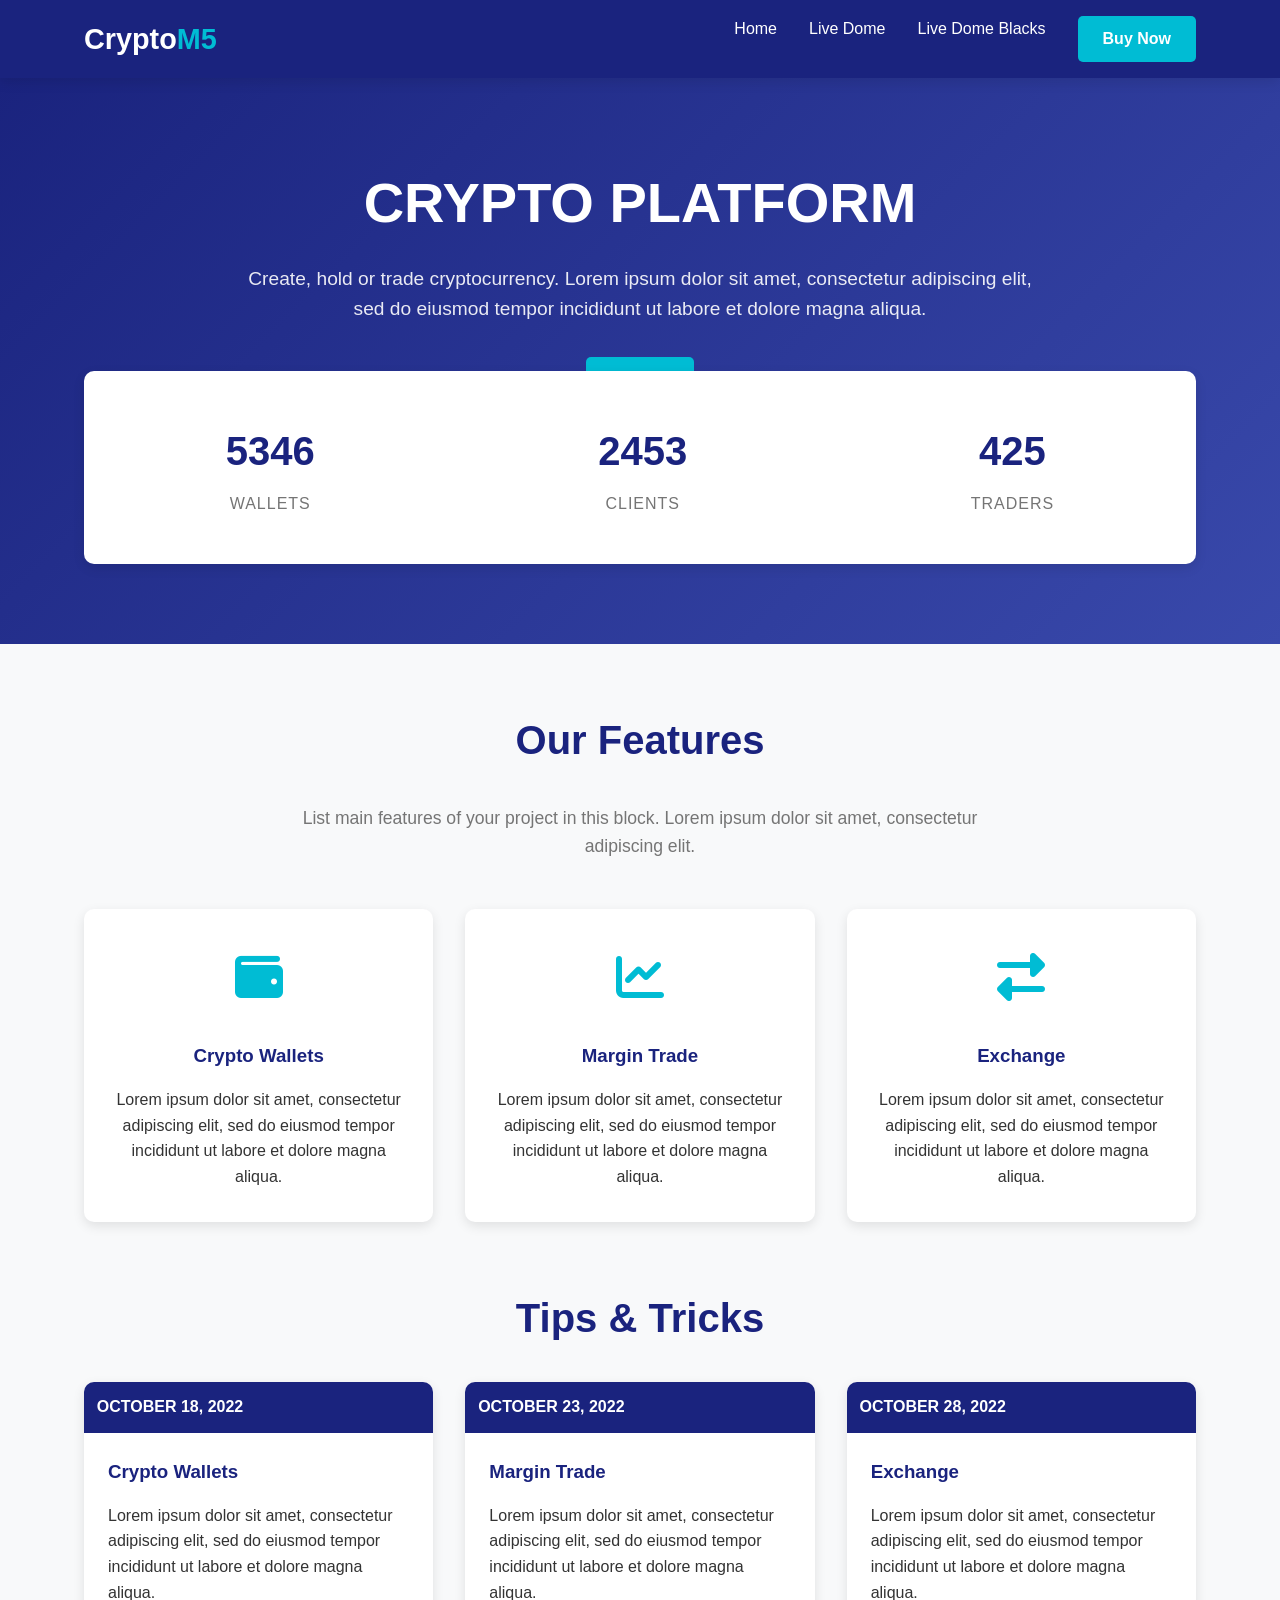
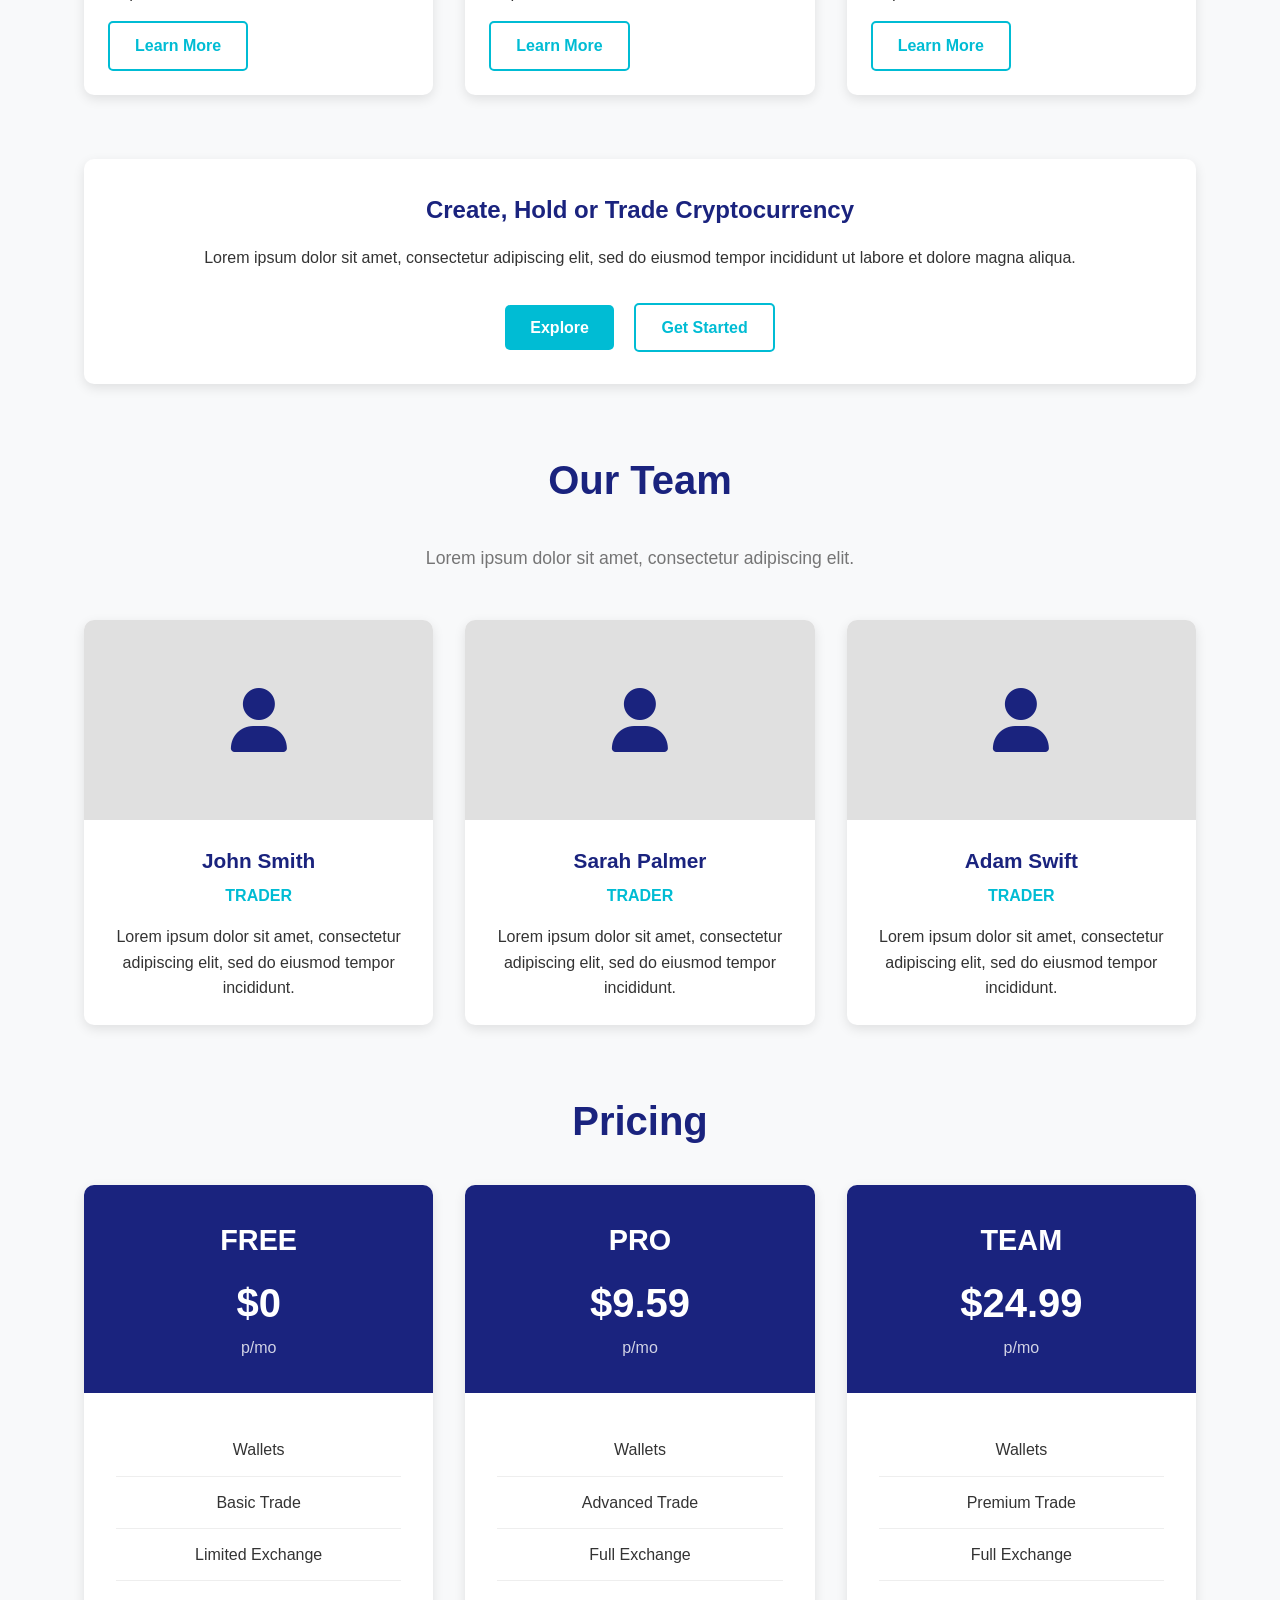
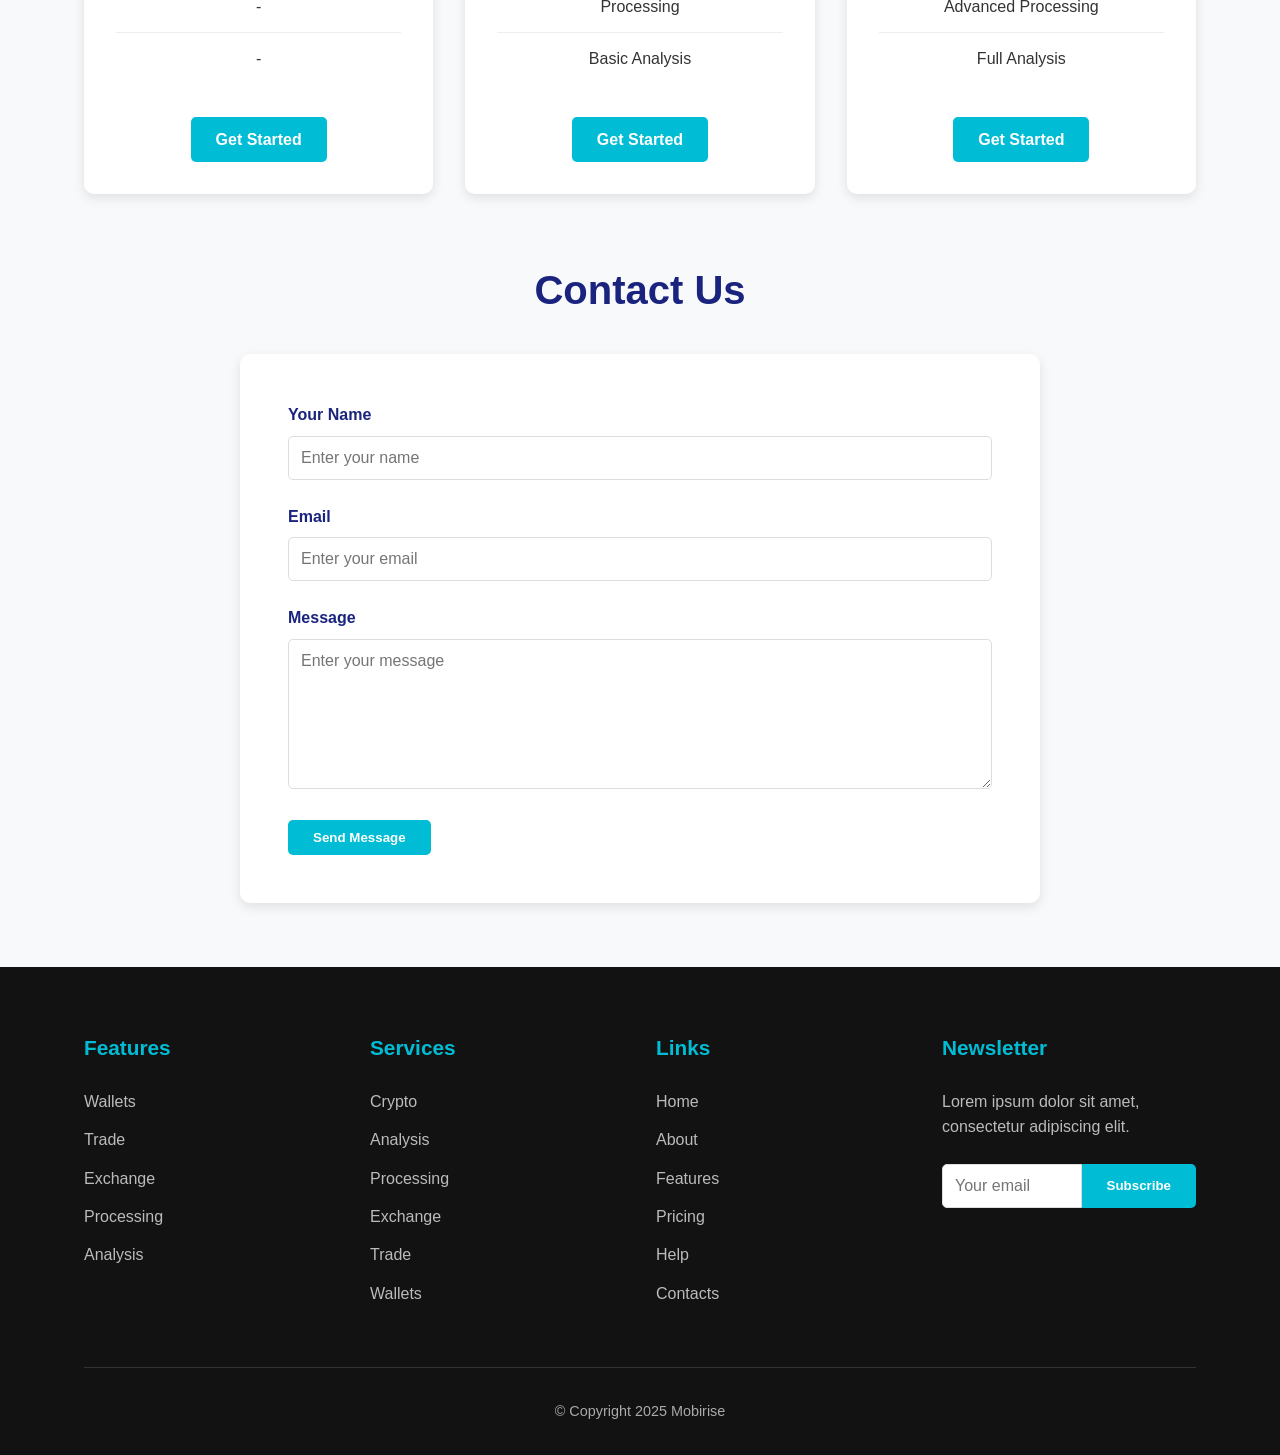
<file: crypto/index.html>
<!DOCTYPE html>
<html lang="en">
<head>
    <meta charset="UTF-8">
    <meta name="viewport" content="width=device-width, initial-scale=1.0">
    <title>CryptoM5 - Cryptocurrency Platform</title>
    <link rel="stylesheet" href="https://cdnjs.cloudflare.com/ajax/libs/font-awesome/6.4.0/css/all.min.css">
   <link rel="stylesheet" href="./style.css">
 
</head>
<body>
    <!-- Header & Navigation -->
    <header>
        <div class="container nav-container">
            <a href="#" class="logo">Crypto<span>M5</span></a>
            <nav>
                <ul>
                    <li><a href="#">Home</a></li>
                    <li><a href="#">Live Dome</a></li>
                    <li><a href="#">Live Dome Blacks</a></li>
                    <li><a href="#" class="btn">Buy Now</a></li>
                </ul>
            </nav>
        </div>
    </header>

    <!-- Hero Section -->
    <section class="hero">
        <div class="container">
            <h1>CRYPTO PLATFORM</h1>
            <p>Create, hold or trade cryptocurrency. Lorem ipsum dolor sit amet, consectetur adipiscing elit, sed do eiusmod tempor incididunt ut labore et dolore magna aliqua.</p>
            <a href="#" class="btn">Explore</a>
            
            <div class="stats">
                <div class="stat-item">
                    <div class="stat-number">5346</div>
                    <div class="stat-label">Wallets</div>
                </div>
                <div class="stat-item">
                    <div class="stat-number">2453</div>
                    <div class="stat-label">Clients</div>
                </div>
                <div class="stat-item">
                    <div class="stat-number">425</div>
                    <div class="stat-label">Traders</div>
                </div>
            </div>
        </div>
    </section>

    <!-- Main Content -->
    <main class="container">
        <!-- Features Section -->
        <h2 class="section-title">Our Features</h2>
        <p class="section-subtitle">List main features of your project in this block. Lorem ipsum dolor sit amet, consectetur adipiscing elit.</p>
        
        <div class="features">
            <div class="feature-card">
                <div class="feature-icon">
                    <i class="fas fa-wallet"></i>
                </div>
                <h3>Crypto Wallets</h3>
                <p>Lorem ipsum dolor sit amet, consectetur adipiscing elit, sed do eiusmod tempor incididunt ut labore et dolore magna aliqua.</p>
            </div>
            
            <div class="feature-card">
                <div class="feature-icon">
                    <i class="fas fa-chart-line"></i>
                </div>
                <h3>Margin Trade</h3>
                <p>Lorem ipsum dolor sit amet, consectetur adipiscing elit, sed do eiusmod tempor incididunt ut labore et dolore magna aliqua.</p>
            </div>
            
            <div class="feature-card">
                <div class="feature-icon">
                    <i class="fas fa-exchange-alt"></i>
                </div>
                <h3>Exchange</h3>
                <p>Lorem ipsum dolor sit amet, consectetur adipiscing elit, sed do eiusmod tempor incididunt ut labore et dolore magna aliqua.</p>
            </div>
        </div>

        <!-- News Section -->
        <h2 class="section-title">Tips & Tricks</h2>
        
        <div class="news">
            <div class="news-card">
                <div class="news-date">OCTOBER 18, 2022</div>
                <div class="news-content">
                    <h3>Crypto Wallets</h3>
                    <p>Lorem ipsum dolor sit amet, consectetur adipiscing elit, sed do eiusmod tempor incididunt ut labore et dolore magna aliqua.</p>
                    <a href="#" class="btn btn-outline" style="margin-top: 1rem;">Learn More</a>
                </div>
            </div>
            
            <div class="news-card">
                <div class="news-date">OCTOBER 23, 2022</div>
                <div class="news-content">
                    <h3>Margin Trade</h3>
                    <p>Lorem ipsum dolor sit amet, consectetur adipiscing elit, sed do eiusmod tempor incididunt ut labore et dolore magna aliqua.</p>
                    <a href="#" class="btn btn-outline" style="margin-top: 1rem;">Learn More</a>
                </div>
            </div>
            
            <div class="news-card">
                <div class="news-date">OCTOBER 28, 2022</div>
                <div class="news-content">
                    <h3>Exchange</h3>
                    <p>Lorem ipsum dolor sit amet, consectetur adipiscing elit, sed do eiusmod tempor incididunt ut labore et dolore magna aliqua.</p>
                    <a href="#" class="btn btn-outline" style="margin-top: 1rem;">Learn More</a>
                </div>
            </div>
        </div>

        <!-- Call to Action -->
        <div class="feature-card" style="text-align: center; margin: 4rem 0;">
            <h2 style="color: var(--primary); margin-bottom: 1rem;">Create, Hold or Trade Cryptocurrency</h2>
            <p style="margin-bottom: 2rem;">Lorem ipsum dolor sit amet, consectetur adipiscing elit, sed do eiusmod tempor incididunt ut labore et dolore magna aliqua.</p>
            <div>
                <a href="#" class="btn">Explore</a>
                <a href="#" class="btn btn-outline" style="margin-left: 1rem;">Get Started</a>
            </div>
        </div>

        <!-- Team Section -->
        <h2 class="section-title">Our Team</h2>
        <p class="section-subtitle">Lorem ipsum dolor sit amet, consectetur adipiscing elit.</p>
        
        <div class="team">
            <div class="team-card">
                <div class="team-img">
                    <i class="fas fa-user"></i>
                </div>
                <div class="team-info">
                    <h3 class="team-name">John Smith</h3>
                    <div class="team-role">TRADER</div>
                    <p>Lorem ipsum dolor sit amet, consectetur adipiscing elit, sed do eiusmod tempor incididunt.</p>
                </div>
            </div>
            
            <div class="team-card">
                <div class="team-img">
                    <i class="fas fa-user"></i>
                </div>
                <div class="team-info">
                    <h3 class="team-name">Sarah Palmer</h3>
                    <div class="team-role">TRADER</div>
                    <p>Lorem ipsum dolor sit amet, consectetur adipiscing elit, sed do eiusmod tempor incididunt.</p>
                </div>
            </div>
            
            <div class="team-card">
                <div class="team-img">
                    <i class="fas fa-user"></i>
                </div>
                <div class="team-info">
                    <h3 class="team-name">Adam Swift</h3>
                    <div class="team-role">TRADER</div>
                    <p>Lorem ipsum dolor sit amet, consectetur adipiscing elit, sed do eiusmod tempor incididunt.</p>
                </div>
            </div>
        </div>

        <!-- Pricing Section -->
        <h2 class="section-title">Pricing</h2>
        
        <div class="pricing">
            <div class="pricing-card">
                <div class="pricing-header">
                    <h3 class="pricing-name">FREE</h3>
                    <div class="pricing-price">$0</div>
                    <div class="pricing-period">p/mo</div>
                </div>
                <ul class="pricing-features">
                    <li>Wallets</li>
                    <li>Basic Trade</li>
                    <li>Limited Exchange</li>
                    <li>-</li>
                    <li>-</li>
                </ul>
                <div style="padding: 0 2rem 2rem;">
                    <a href="#" class="btn">Get Started</a>
                </div>
            </div>
            
            <div class="pricing-card">
                <div class="pricing-header">
                    <h3 class="pricing-name">PRO</h3>
                    <div class="pricing-price">$9.59</div>
                    <div class="pricing-period">p/mo</div>
                </div>
                <ul class="pricing-features">
                    <li>Wallets</li>
                    <li>Advanced Trade</li>
                    <li>Full Exchange</li>
                    <li>Processing</li>
                    <li>Basic Analysis</li>
                </ul>
                <div style="padding: 0 2rem 2rem;">
                    <a href="#" class="btn">Get Started</a>
                </div>
            </div>
            
            <div class="pricing-card">
                <div class="pricing-header">
                    <h3 class="pricing-name">TEAM</h3>
                    <div class="pricing-price">$24.99</div>
                    <div class="pricing-period">p/mo</div>
                </div>
                <ul class="pricing-features">
                    <li>Wallets</li>
                    <li>Premium Trade</li>
                    <li>Full Exchange</li>
                    <li>Advanced Processing</li>
                    <li>Full Analysis</li>
                </ul>
                <div style="padding: 0 2rem 2rem;">
                    <a href="#" class="btn">Get Started</a>
                </div>
            </div>
        </div>

        <!-- Contact Form -->
        <h2 class="section-title">Contact Us</h2>
        
        <div class="contact-form">
            <form>
                <div class="form-group">
                    <label for="name">Your Name</label>
                    <input type="text" id="name" class="form-control" placeholder="Enter your name">
                </div>
                
                <div class="form-group">
                    <label for="email">Email</label>
                    <input type="email" id="email" class="form-control" placeholder="Enter your email">
                </div>
                
                <div class="form-group">
                    <label for="message">Message</label>
                    <textarea id="message" class="form-control" placeholder="Enter your message"></textarea>
                </div>
                
                <button type="submit" class="btn">Send Message</button>
            </form>
        </div>
    </main>

    <!-- Footer -->
    <footer>
        <div class="container">
            <div class="footer-content">
                <div class="footer-section">
                    <h3>Features</h3>
                    <ul class="footer-links">
                        <li><a href="#">Wallets</a></li>
                        <li><a href="#">Trade</a></li>
                        <li><a href="#">Exchange</a></li>
                        <li><a href="#">Processing</a></li>
                        <li><a href="#">Analysis</a></li>
                    </ul>
                </div>
                
                <div class="footer-section">
                    <h3>Services</h3>
                    <ul class="footer-links">
                        <li><a href="#">Crypto</a></li>
                        <li><a href="#">Analysis</a></li>
                        <li><a href="#">Processing</a></li>
                        <li><a href="#">Exchange</a></li>
                        <li><a href="#">Trade</a></li>
                        <li><a href="#">Wallets</a></li>
                    </ul>
                </div>
                
                <div class="footer-section">
                    <h3>Links</h3>
                    <ul class="footer-links">
                        <li><a href="#">Home</a></li>
                        <li><a href="#">About</a></li>
                        <li><a href="#">Features</a></li>
                        <li><a href="#">Pricing</a></li>
                        <li><a href="#">Help</a></li>
                        <li><a href="#">Contacts</a></li>
                    </ul>
                </div>
                
                <div class="footer-section">
                    <h3>Newsletter</h3>
                    <p style="color: #bbb; margin-bottom: 1.5rem;">Lorem ipsum dolor sit amet, consectetur adipiscing elit.</p>
                    <form style="display: flex;">
                        <input type="email" class="form-control" placeholder="Your email" style="flex: 1; border-radius: 5px 0 0 5px;">
                        <button type="submit" class="btn" style="border-radius: 0 5px 5px 0;">Subscribe</button>
                    </form>
                </div>
            </div>
            
            <div class="copyright">
                <p>&copy; Copyright 2025 Mobirise</p>
            </div>
        </div>
    </footer>

    <script>
        // Simple form submission handling
        document.querySelector('.contact-form form').addEventListener('submit', function(e) {
            e.preventDefault();
            alert('Thank you for your message! We will get back to you soon.');
            this.reset();
        });
        
        // Newsletter subscription
        document.querySelector('footer form').addEventListener('submit', function(e) {
            e.preventDefault();
            alert('Thank you for subscribing to our newsletter!');
            this.reset();
        });
    </script>
</body>
</html>
</file>
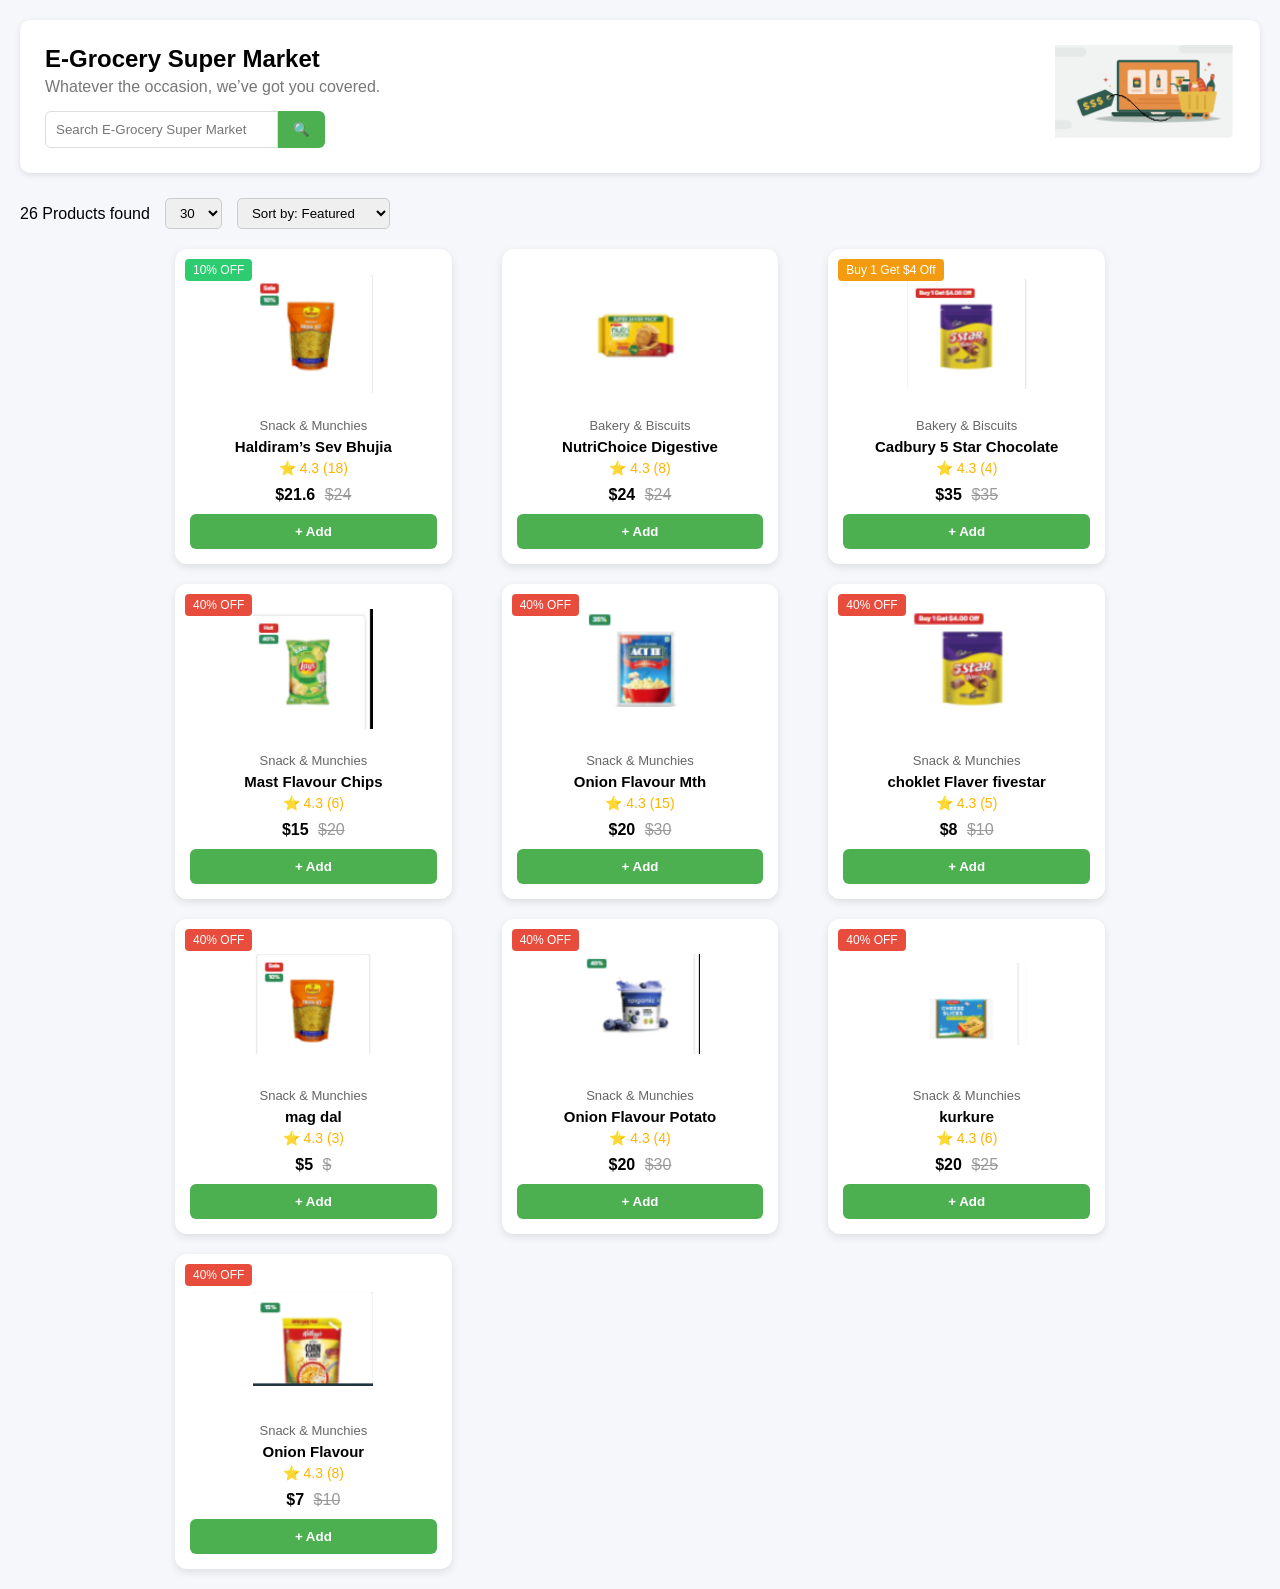
<file: Make Product Sections - SmartMart/index.html>
<!DOCTYPE html>
<html lang="en">
<head>
    <meta charset="UTF-8">
    <meta name="viewport" content="width=device-width, initial-scale=1.0">
    <title>E-Grocery Super Market</title>
    <link rel="stylesheet" href="style.css">
</head>
<body>

    <!-- HEADER -->
    <header class="header">
        <div class="header-text">
            <h2>E-Grocery Super Market</h2>
            <p>Whatever the occasion, we’ve got you covered.</p>

            <div class="search-box">
                <input type="text" placeholder="Search E-Grocery Super Market">
                <button>🔍</button>
            </div>
        </div>

        <div class="header-img">
            <img src="./1.png" alt="banner">
        </div>
    </header>

    <!-- FILTER & SORT -->
    <div class="top-bar">
        <p>26 Products found</p>

        <select>
            <option>30</option>
            <option>60</option>
            <option>90</option>
        </select>

        <select>
            <option>Sort by: Featured</option>
            <option>Price: Low → High</option>
            <option>Price: High → Low</option>
        </select>
    </div>

    <!-- PRODUCT GRID -->
    <div class="product-grid">

        <!-- PRODUCT CARD -->
        <div class="card">
            <span class="tag green">10% OFF</span>
            <img src="./2.png" alt="item">
            <p class="cat">Snack & Munchies</p>
            <h4>Haldiram’s Sev Bhujia</h4>

            <div class="rating">⭐ 4.3 (18)</div>

            <div class="price">
                <strong>$21.6</strong>
                <span>$24</span>
            </div>

            <button class="add-btn">+ Add</button>
        </div>

        <div class="card">
            <img src="./3.png" alt="item">
            <p class="cat">Bakery & Biscuits</p>
            <h4>NutriChoice Digestive</h4>
            <div class="rating">⭐ 4.3 (8)</div>
            <div class="price">
                <strong>$24</strong>
                <span>$24</span>
            </div>
            <button class="add-btn">+ Add</button>
        </div>

        <div class="card">
            <span class="tag orange">Buy 1 Get $4 Off</span>
            <img src="./4.png" alt="item">
            <p class="cat">Bakery & Biscuits</p>
            <h4>Cadbury 5 Star Chocolate</h4>
            <div class="rating">⭐ 4.3 (4)</div>
            <div class="price">
                <strong>$35</strong>
                <span>$35</span>
            </div>
            <button class="add-btn">+ Add</button>
        </div>

        <div class="card">
            <span class="tag red">40% OFF</span>
            <img src="./5.png" alt="item">
            <p class="cat">Snack & Munchies</p>
            <h4> Mast Flavour Chips</h4>
            <div class="rating">⭐ 4.3 (6)</div>
            <div class="price">
                <strong>$15</strong>
                <span>$20</span>
            </div>
            <button class="add-btn">+ Add</button>
        </div>

        <!-- Add more cards as needed -->
           <div class="card">
            <span class="tag red">40% OFF</span>
            <img src="./6.png" alt="item">
            <p class="cat">Snack & Munchies</p>
            <h4>Onion Flavour Mth</h4>
            <div class="rating">⭐ 4.3 (15)</div>
            <div class="price">
                <strong>$20</strong>
                <span>$30</span>
            </div>
            <button class="add-btn">+ Add</button>
        </div>
          <div class="card">
            <span class="tag red">40% OFF</span>
            <img src="./7.png" alt="item">
            <p class="cat">Snack & Munchies</p>
            <h4>choklet Flaver fivestar</h4>
            <div class="rating">⭐ 4.3 (5)</div>
            <div class="price">
                <strong>$8</strong>
                <span>$10</span>
            </div>
            <button class="add-btn">+ Add</button>
        </div>
          <div class="card">
            <span class="tag red">40% OFF</span>
            <img src="./8.png" alt="item">
            <p class="cat">Snack & Munchies</p>
            <h4>mag dal</h4>
            <div class="rating">⭐ 4.3 (3)</div>
            <div class="price">
                <strong>$5</strong>
                <span>$</span>
            </div>
            <button class="add-btn">+ Add</button>
        </div>
          <div class="card">
            <span class="tag red">40% OFF</span>
            <img src="./9.png" alt="item">
            <p class="cat">Snack & Munchies</p>
            <h4>Onion Flavour Potato</h4>
            <div class="rating">⭐ 4.3 (4)</div>
            <div class="price">
                <strong>$20</strong>
                <span>$30</span>
            </div>
            <button class="add-btn">+ Add</button>
        </div>
          <div class="card">
            <span class="tag red">40% OFF</span>
            <img src="./10.png" alt="item">
            <p class="cat">Snack & Munchies</p>
            <h4>kurkure</h4>
            <div class="rating">⭐ 4.3 (6)</div>
            <div class="price">
                <strong>$20</strong>
                <span>$25</span>
            </div>
            <button class="add-btn">+ Add</button>
        </div>
          <div class="card">
            <span class="tag red">40% OFF</span>
            <img src="./11.png" alt="item">
            <p class="cat">Snack & Munchies</p>
            <h4>Onion Flavour </h4>
            <div class="rating">⭐ 4.3 (8)</div>
            <div class="price">
                <strong>$7</strong>
                <span>$10</span>
            </div>
            <button class="add-btn">+ Add</button>
        </div>

    </div>

</body>
</html>
</file>
<file: crypto/style.css>
* {
            margin: 0;
            padding: 0;
            box-sizing: border-box;
            font-family: 'Segoe UI', Tahoma, Geneva, Verdana, sans-serif;
        }

        :root {
            --primary: #1a237e;
            --secondary: #3949ab;
            --accent: #00bcd4;
            --light: #f5f5f5;
            --dark: #121212;
            --gray: #757575;
            --shadow: 0 4px 12px rgba(0, 0, 0, 0.1);
        }

        body {
            background-color: #f8f9fa;
            color: #333;
            line-height: 1.6;
        }

        /* Header & Navigation */
        header {
            background-color: var(--primary);
            color: white;
            padding: 1rem 0;
            position: sticky;
            top: 0;
            z-index: 100;
            box-shadow: var(--shadow);
        }

        .container {
            width: 90%;
            max-width: 1200px;
            margin: 0 auto;
            padding: 0 20px;
        }

        .nav-container {
            display: flex;
            justify-content: space-between;
            align-items: center;
        }

        .logo {
            font-size: 1.8rem;
            font-weight: 700;
            color: white;
            text-decoration: none;
        }

        .logo span {
            color: var(--accent);
        }

        nav ul {
            display: flex;
            list-style: none;
        }

        nav ul li {
            margin-left: 2rem;
        }

        nav ul li a {
            color: white;
            text-decoration: none;
            font-weight: 500;
            transition: color 0.3s;
        }

        nav ul li a:hover {
            color: var(--accent);
        }

        .btn {
            display: inline-block;
            background-color: var(--accent);
            color: white;
            padding: 10px 25px;
            border-radius: 5px;
            text-decoration: none;
            font-weight: 600;
            transition: all 0.3s;
            border: none;
            cursor: pointer;
        }

        .btn:hover {
            background-color: #0097a7;
            transform: translateY(-3px);
        }

        .btn-outline {
            background-color: transparent;
            border: 2px solid var(--accent);
            color: var(--accent);
        }

        .btn-outline:hover {
            background-color: var(--accent);
            color: white;
        }

        /* Hero Section */
        .hero {
            background: linear-gradient(135deg, var(--primary) 0%, var(--secondary) 100%);
            color: white;
            padding: 5rem 0;
            text-align: center;
        }

        .hero h1 {
            font-size: 3.5rem;
            margin-bottom: 1rem;
        }

        .hero p {
            font-size: 1.2rem;
            max-width: 800px;
            margin: 0 auto 2rem;
            opacity: 0.9;
        }

        /* Stats Section */
        .stats {
            display: flex;
            justify-content: space-around;
            background-color: white;
            padding: 3rem 0;
            margin-top: -2rem;
            border-radius: 10px;
            box-shadow: var(--shadow);
            position: relative;
            z-index: 10;
        }

        .stat-item {
            text-align: center;
        }

        .stat-number {
            font-size: 2.5rem;
            font-weight: 700;
            color: var(--primary);
            margin-bottom: 0.5rem;
        }

        .stat-label {
            font-size: 1rem;
            color: var(--gray);
            text-transform: uppercase;
            letter-spacing: 1px;
        }

        /* Features Section */
        .section-title {
            text-align: center;
            margin: 4rem 0 2rem;
            color: var(--primary);
            font-size: 2.5rem;
        }

        .section-subtitle {
            text-align: center;
            color: var(--gray);
            max-width: 700px;
            margin: 0 auto 3rem;
            font-size: 1.1rem;
        }

        .features {
            display: grid;
            grid-template-columns: repeat(auto-fit, minmax(300px, 1fr));
            gap: 2rem;
            margin-bottom: 4rem;
        }

        .feature-card {
            background-color: white;
            padding: 2rem;
            border-radius: 10px;
            box-shadow: var(--shadow);
            transition: transform 0.3s;
            text-align: center;
        }

        .feature-card:hover {
            transform: translateY(-10px);
        }

        .feature-icon {
            font-size: 3rem;
            color: var(--accent);
            margin-bottom: 1.5rem;
        }

        .feature-card h3 {
            margin-bottom: 1rem;
            color: var(--primary);
        }

        /* News Section */
        .news {
            display: grid;
            grid-template-columns: repeat(auto-fit, minmax(300px, 1fr));
            gap: 2rem;
            margin-bottom: 4rem;
        }

        .news-card {
            background-color: white;
            border-radius: 10px;
            overflow: hidden;
            box-shadow: var(--shadow);
        }

        .news-date {
            background-color: var(--primary);
            color: white;
            padding: 0.8rem;
            font-weight: 600;
        }

        .news-content {
            padding: 1.5rem;
        }

        .news-content h3 {
            margin-bottom: 1rem;
            color: var(--primary);
        }

        /* Team Section */
        .team {
            display: grid;
            grid-template-columns: repeat(auto-fit, minmax(250px, 1fr));
            gap: 2rem;
            margin-bottom: 4rem;
        }

        .team-card {
            background-color: white;
            border-radius: 10px;
            overflow: hidden;
            box-shadow: var(--shadow);
            text-align: center;
        }

        .team-img {
            height: 200px;
            background-color: #e0e0e0;
            display: flex;
            align-items: center;
            justify-content: center;
            font-size: 4rem;
            color: var(--primary);
        }

        .team-info {
            padding: 1.5rem;
        }

        .team-name {
            font-size: 1.3rem;
            margin-bottom: 0.3rem;
            color: var(--primary);
        }

        .team-role {
            color: var(--accent);
            font-weight: 600;
            margin-bottom: 1rem;
        }

        /* Pricing Section */
        .pricing {
            display: grid;
            grid-template-columns: repeat(auto-fit, minmax(280px, 1fr));
            gap: 2rem;
            margin-bottom: 4rem;
        }

        .pricing-card {
            background-color: white;
            border-radius: 10px;
            overflow: hidden;
            box-shadow: var(--shadow);
            text-align: center;
            transition: transform 0.3s;
        }

        .pricing-card:hover {
            transform: scale(1.05);
        }

        .pricing-header {
            background-color: var(--primary);
            color: white;
            padding: 2rem;
        }

        .pricing-name {
            font-size: 1.8rem;
            margin-bottom: 0.5rem;
        }

        .pricing-price {
            font-size: 2.5rem;
            font-weight: 700;
        }

        .pricing-period {
            font-size: 1rem;
            opacity: 0.8;
        }

        .pricing-features {
            padding: 2rem;
            list-style: none;
        }

        .pricing-features li {
            padding: 0.8rem 0;
            border-bottom: 1px solid #eee;
        }

        .pricing-features li:last-child {
            border-bottom: none;
        }

        /* Contact Form */
        .contact-form {
            background-color: white;
            padding: 3rem;
            border-radius: 10px;
            box-shadow: var(--shadow);
            max-width: 800px;
            margin: 0 auto 4rem;
        }

        .form-group {
            margin-bottom: 1.5rem;
        }

        .form-group label {
            display: block;
            margin-bottom: 0.5rem;
            font-weight: 600;
            color: var(--primary);
        }

        .form-control {
            width: 100%;
            padding: 12px;
            border: 1px solid #ddd;
            border-radius: 5px;
            font-size: 1rem;
        }

        textarea.form-control {
            min-height: 150px;
            resize: vertical;
        }

        /* Footer */
        footer {
            background-color: var(--dark);
            color: white;
            padding: 4rem 0 2rem;
        }

        .footer-content {
            display: grid;
            grid-template-columns: repeat(auto-fit, minmax(200px, 1fr));
            gap: 2rem;
            margin-bottom: 3rem;
        }

        .footer-section h3 {
            margin-bottom: 1.5rem;
            color: var(--accent);
            font-size: 1.3rem;
        }

        .footer-links {
            list-style: none;
        }

        .footer-links li {
            margin-bottom: 0.8rem;
        }

        .footer-links a {
            color: #bbb;
            text-decoration: none;
            transition: color 0.3s;
        }

        .footer-links a:hover {
            color: white;
        }

        .copyright {
            text-align: center;
            padding-top: 2rem;
            border-top: 1px solid #333;
            color: #aaa;
            font-size: 0.9rem;
        }

        /* Responsive Design */
        @media (max-width: 992px) {
            .hero h1 {
                font-size: 2.8rem;
            }
            
            .stats {
                flex-wrap: wrap;
            }
            
            .stat-item {
                flex: 1 1 200px;
                margin: 1rem;
            }
        }

        @media (max-width: 768px) {
            .nav-container {
                flex-direction: column;
            }
            
            nav ul {
                margin-top: 1.5rem;
                flex-wrap: wrap;
                justify-content: center;
            }
            
            nav ul li {
                margin: 0.5rem 1rem;
            }
            
            .hero {
                padding: 3rem 0;
            }
            
            .hero h1 {
                font-size: 2.2rem;
            }
            
            .contact-form {
                padding: 2rem;
            }
        }

        @media (max-width: 480px) {
            .hero h1 {
                font-size: 1.8rem;
            }
            
            .section-title {
                font-size: 2rem;
            }
            
            .feature-card, .news-card, .team-card, .pricing-card {
                padding: 1.5rem;
            }
        }
</file>
<file: Make Product Sections - SmartMart/style.css>
* {
    margin: 0;
    padding: 0;
    box-sizing: border-box;
    font-family: Arial, sans-serif;
}

body {
    background: #f5f7fa;
    padding: 20px;
}

/* HEADER */
.header {
    background: #fff;
    padding: 25px;
    display: flex;
    justify-content: space-between;
    border-radius: 10px;
    box-shadow: 0 2px 6px rgba(0,0,0,0.1);
    margin-bottom: 25px;
}

.header-text h2 {
    font-size: 24px;
}

.header-text p {
    color: #777;
    margin: 5px 0 15px;
}

/* SEARCH */
.search-box {
    display: flex;
    width: 280px;
}

.search-box input {
    width: 100%;
    padding: 10px;
    border: 1px solid #ddd;
    border-radius: 6px 0 0 6px;
}

.search-box button {
    padding: 10px 15px;
    background: #4CAF50;
    color: #fff;
    border: none;
    border-radius: 0 6px 6px 0;
    cursor: pointer;
}

/* TOP BAR */
.top-bar {
    display: flex;
    gap: 15px;
    align-items: center;
    margin-bottom: 20px;
}

.top-bar select {
    padding: 6px 10px;
    border-radius: 5px;
    border: 1px solid #ccc;
}

/* PRODUCT GRID */
.product-grid {
    display: grid;
    grid-template-columns: repeat(auto-fill, minmax(210px, 1fr));
    gap: 20px;
    margin: auto;
    width: 75%;
    column-gap: 50px;
}

/* CARD */
.card {
    background: #fff;
    border-radius: 12px;
    padding: 15px;
    position: relative;
    box-shadow: 0 3px 8px rgba(0,0,0,0.1);
    text-align: center;
}

.card img {
    width: 120px;
    height: 140px;
    object-fit: contain;
    margin: auto;
}

.cat {
    font-size: 13px;
    color: #666;
    margin-top: 10px;
}

.card h4 {
    margin: 5px 0;
    font-size: 15px;
}

.rating {
    color: #ffb400;
    font-size: 14px;
    margin-bottom: 10px;
}

/* PRICE */
.price strong {
    color: #000;
    font-size: 16px;
}

.price span {
    color: #999;
    margin-left: 5px;
    text-decoration: line-through;
}

/* ADD BUTTON */
.add-btn {
    width: 100%;
    margin-top: 10px;
    padding: 10px;
    border: none;
    background: #4CAF50;
    color: #fff;
    border-radius: 6px;
    font-weight: bold;
    cursor: pointer;
}

/* BADGE / TAGS */
.tag {
    position: absolute;
    top: 10px;
    left: 10px;
    padding: 4px 8px;
    font-size: 12px;
    color: #fff;
    border-radius: 4px;
}

.green { background: #2ecc71; }
.red { background: #e74c3c; }
.orange { background: #f39c12; }

/* RESPONSIVE */
@media (max-width: 600px) {
    .header {
        flex-direction: column;
        text-align: center;
    }
}
</file>
